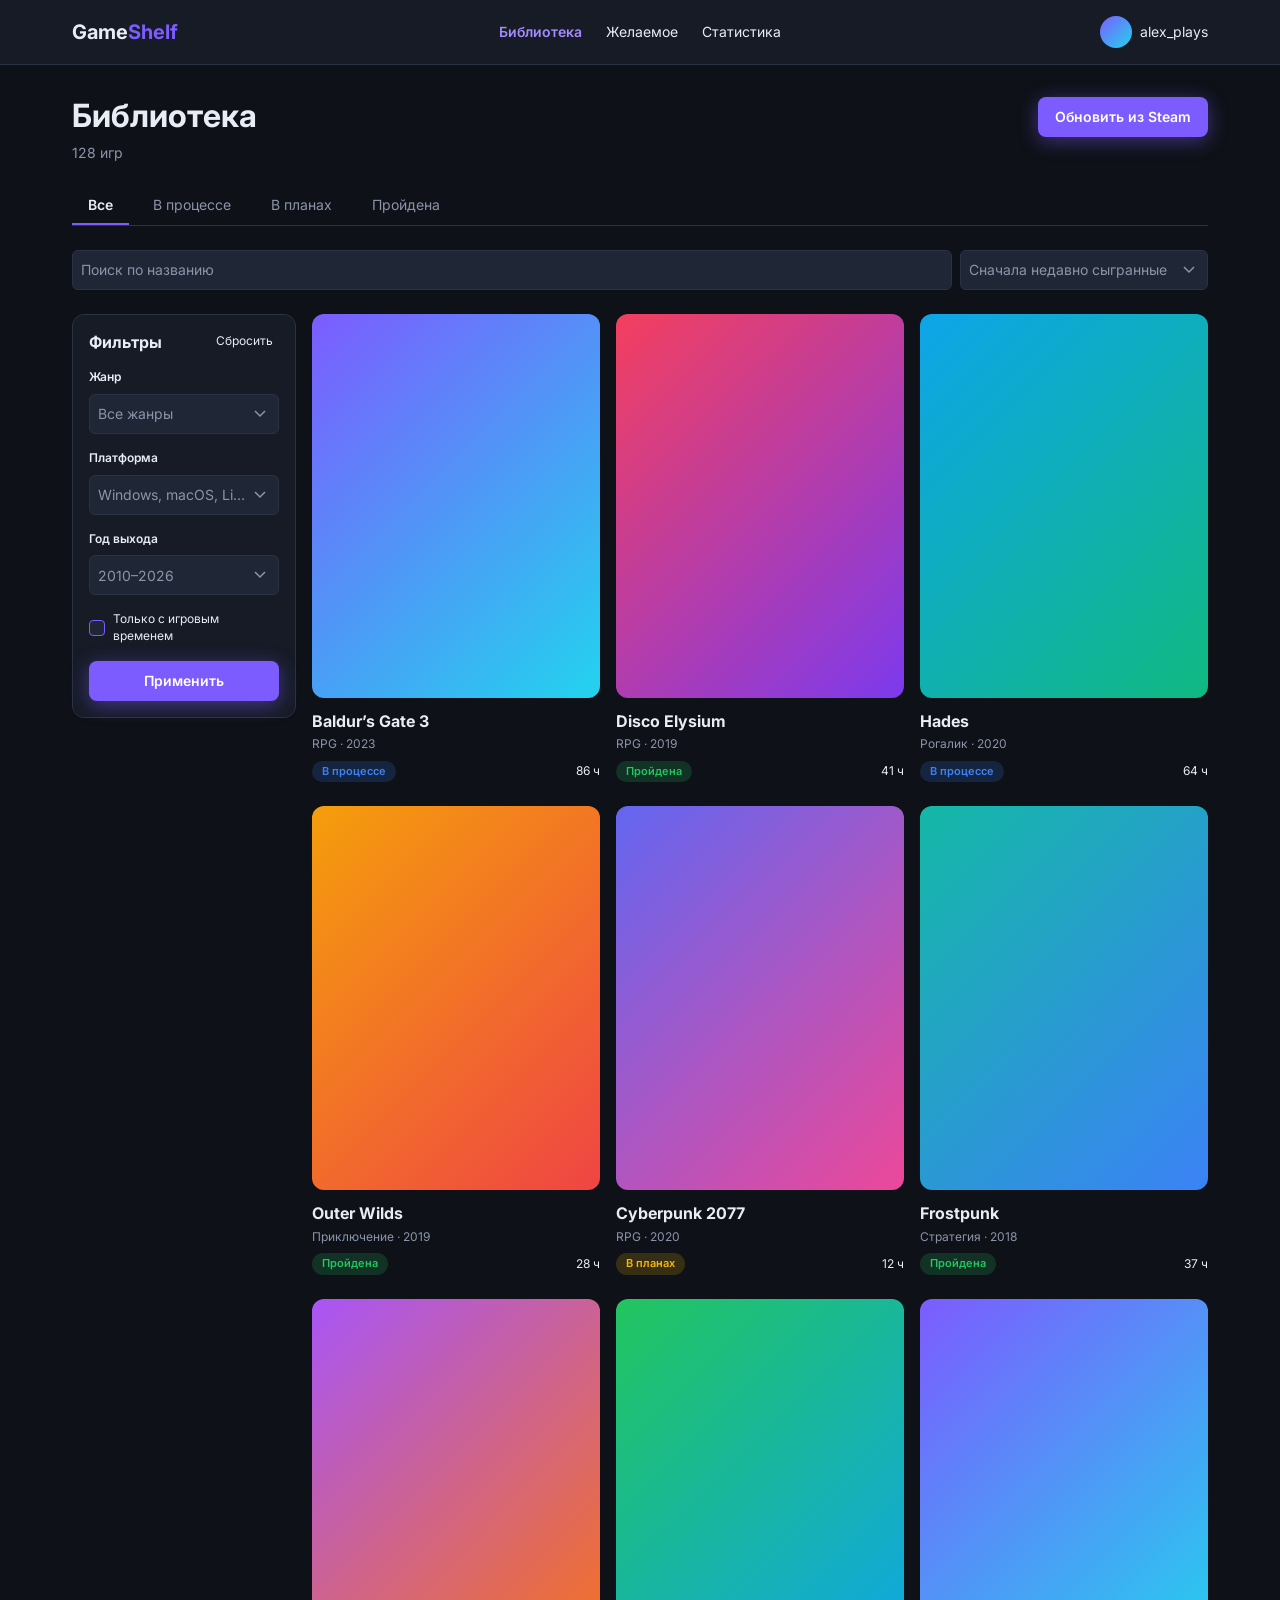
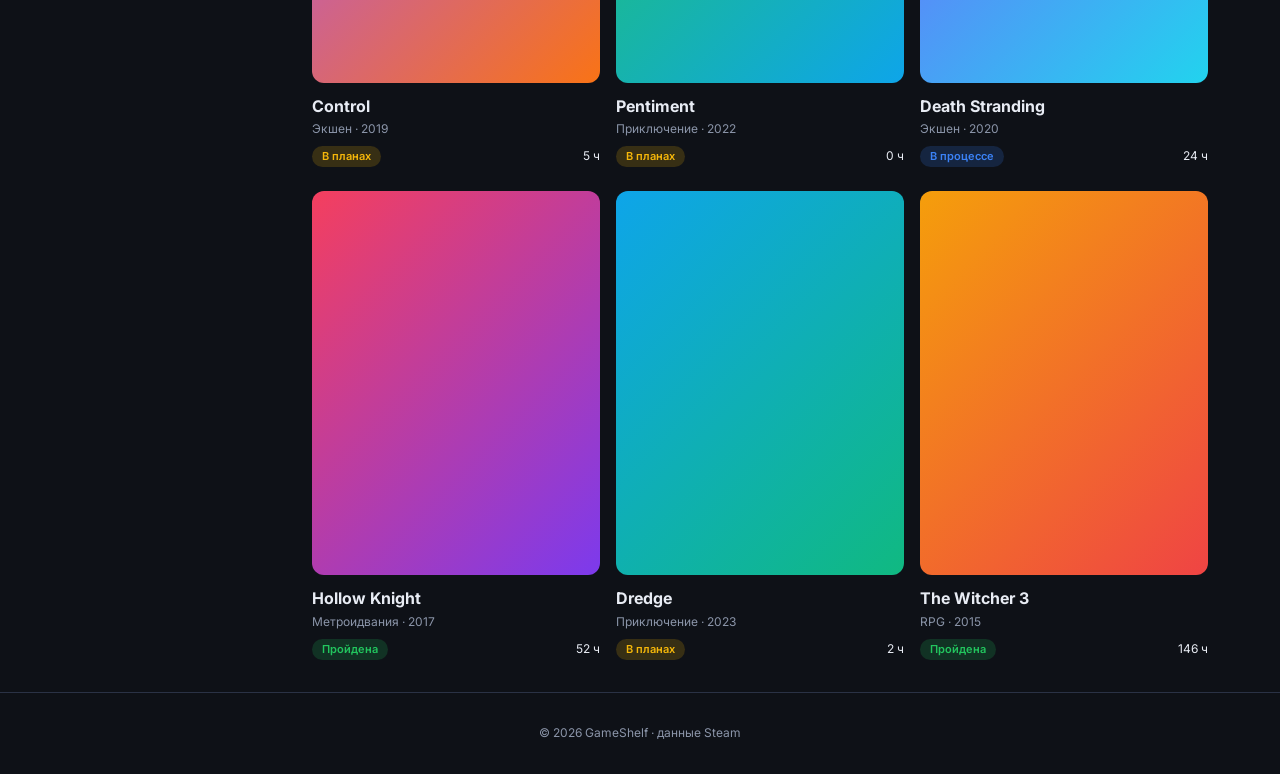
<file: index.html>
<!DOCTYPE html>
<html lang="ru">
<head>
  <meta charset="UTF-8">
  <meta name="viewport" content="width=device-width, initial-scale=1">
  <title>Библиотека — GameShelf</title>
  <link rel="preconnect" href="https://fonts.googleapis.com">
  <link rel="preconnect" href="https://fonts.gstatic.com" crossorigin>
  <link rel="stylesheet" href="https://fonts.googleapis.com/css2?family=Inter:wght@400;600;700&display=swap">
  <link rel="stylesheet" href="css/tokens.css">
  <link rel="stylesheet" href="css/base.css">
  <link rel="stylesheet" href="css/components.css">
  <link rel="stylesheet" href="css/pages.css">
  <script src="js/main.js" defer></script>
</head>
<body>
  <header class="header">
    <div class="container header__inner">
      <a class="logo" href="index.html">Game<span class="logo__accent">Shelf</span></a>
      <button class="btn btn--secondary btn--sm header__menu-btn" type="button" aria-expanded="false" aria-controls="nav" data-menu-toggle>Меню</button>
      <a class="user" href="#">
        <span class="avatar" aria-hidden="true"></span>
        <span class="user__name">alex_plays</span>
      </a>
      <nav class="nav" id="nav" aria-label="Основное меню">
        <a class="nav__link is-active" href="index.html" aria-current="page">Библиотека</a>
        <a class="nav__link" href="wishlist.html">Желаемое</a>
        <a class="nav__link" href="stats.html">Статистика</a>
        <a class="nav__link nav__link--mobile" href="#">Профиль alex_plays</a>
        <button class="btn btn--secondary nav__close" type="button" data-menu-toggle>Закрыть меню</button>
      </nav>
    </div>
  </header>

  <main class="container">
    <div class="page-head">
      <div>
        <h1 class="page-head__title">Библиотека</h1>
        <p class="page-head__subtitle" data-games-count data-total="128 игр">128 игр</p>
      </div>
      <button class="btn btn--primary page-head__action" type="button">Обновить из Steam</button>
    </div>

    <div class="tabs library-tabs" role="group" aria-label="Статус игры">
      <button class="tab is-active" type="button" aria-pressed="true" data-tab="all">Все</button>
      <button class="tab" type="button" aria-pressed="false" data-tab="progress">В процессе</button>
      <button class="tab" type="button" aria-pressed="false" data-tab="planned">В планах</button>
      <button class="tab" type="button" aria-pressed="false" data-tab="done">Пройдена</button>
    </div>

    <div class="toolbar">
      <label class="visually-hidden" for="search">Поиск по названию</label>
      <input class="field" id="search" type="search" placeholder="Поиск по названию" autocomplete="off">
      <label class="visually-hidden" for="sort">Сортировка</label>
      <select class="field" id="sort">
        <option value="recent">Сначала недавно сыгранные</option>
        <option value="title">По названию</option>
        <option value="hours">По времени в игре</option>
      </select>
      <button class="btn btn--secondary toolbar__filters-btn" type="button" aria-expanded="false" aria-controls="filters" data-filters-toggle>Фильтры</button>
    </div>

    <div class="library">
      <form class="panel filters" id="filters" aria-label="Фильтры">
        <div class="filters__head">
          <h2 class="panel__title">Фильтры</h2>
          <button class="filters__reset" type="reset">Сбросить</button>
        </div>
        <div>
          <label class="label" for="genre">Жанр</label>
          <select class="field" id="genre" name="genre">
            <option value="">Все жанры</option>
            <option>RPG</option>
            <option>Экшен</option>
            <option>Стратегия</option>
            <option>Приключение</option>
            <option>Рогалик</option>
            <option>Метроидвания</option>
          </select>
        </div>
        <div>
          <label class="label" for="platform">Платформа</label>
          <select class="field" id="platform" name="platform">
            <option value="">Windows, macOS, Linux</option>
            <option value="windows">Windows</option>
            <option value="macos">macOS</option>
            <option value="linux">Linux</option>
          </select>
        </div>
        <div>
          <label class="label" for="year">Год выхода</label>
          <select class="field" id="year" name="year">
            <option value="2010-2026">2010–2026</option>
            <option value="2020-2026">2020–2026</option>
            <option value="2015-2019">2015–2019</option>
            <option value="2010-2014">2010–2014</option>
          </select>
        </div>
        <label class="checkbox">
          <input type="checkbox" name="played">
          Только с игровым временем
        </label>
        <button class="btn btn--primary btn--block" type="submit">Применить</button>
      </form>

      <section aria-label="Игры">
        <ul class="game-grid" data-game-grid>
          <li data-title="Baldur’s Gate 3" data-status="progress" data-genre="RPG" data-platforms="windows macos" data-year="2023" data-hours="86">
            <a class="game-card" href="game.html">
              <span class="cover cover--1 game-card__cover"></span>
              <h3 class="game-card__title">Baldur’s Gate 3</h3>
              <span class="game-card__meta">RPG · 2023</span>
              <span class="game-card__footer"><span class="status">В процессе</span>86 ч</span>
            </a>
          </li>
          <li data-title="Disco Elysium" data-status="done" data-genre="RPG" data-platforms="windows macos" data-year="2019" data-hours="41">
            <a class="game-card" href="game.html">
              <span class="cover cover--2 game-card__cover"></span>
              <h3 class="game-card__title">Disco Elysium</h3>
              <span class="game-card__meta">RPG · 2019</span>
              <span class="game-card__footer"><span class="status status--done">Пройдена</span>41 ч</span>
            </a>
          </li>
          <li data-title="Hades" data-status="progress" data-genre="Рогалик" data-platforms="windows macos" data-year="2020" data-hours="64">
            <a class="game-card" href="game.html">
              <span class="cover cover--3 game-card__cover"></span>
              <h3 class="game-card__title">Hades</h3>
              <span class="game-card__meta">Рогалик · 2020</span>
              <span class="game-card__footer"><span class="status">В процессе</span>64 ч</span>
            </a>
          </li>
          <li data-title="Outer Wilds" data-status="done" data-genre="Приключение" data-platforms="windows" data-year="2019" data-hours="28">
            <a class="game-card" href="game.html">
              <span class="cover cover--4 game-card__cover"></span>
              <h3 class="game-card__title">Outer Wilds</h3>
              <span class="game-card__meta">Приключение · 2019</span>
              <span class="game-card__footer"><span class="status status--done">Пройдена</span>28 ч</span>
            </a>
          </li>
          <li data-title="Cyberpunk 2077" data-status="planned" data-genre="RPG" data-platforms="windows" data-year="2020" data-hours="12">
            <a class="game-card" href="game.html">
              <span class="cover cover--5 game-card__cover"></span>
              <h3 class="game-card__title">Cyberpunk 2077</h3>
              <span class="game-card__meta">RPG · 2020</span>
              <span class="game-card__footer"><span class="status status--planned">В планах</span>12 ч</span>
            </a>
          </li>
          <li data-title="Frostpunk" data-status="done" data-genre="Стратегия" data-platforms="windows macos" data-year="2018" data-hours="37">
            <a class="game-card" href="game.html">
              <span class="cover cover--6 game-card__cover"></span>
              <h3 class="game-card__title">Frostpunk</h3>
              <span class="game-card__meta">Стратегия · 2018</span>
              <span class="game-card__footer"><span class="status status--done">Пройдена</span>37 ч</span>
            </a>
          </li>
          <li data-title="Control" data-status="planned" data-genre="Экшен" data-platforms="windows" data-year="2019" data-hours="5">
            <a class="game-card" href="game.html">
              <span class="cover cover--7 game-card__cover"></span>
              <h3 class="game-card__title">Control</h3>
              <span class="game-card__meta">Экшен · 2019</span>
              <span class="game-card__footer"><span class="status status--planned">В планах</span>5 ч</span>
            </a>
          </li>
          <li data-title="Pentiment" data-status="planned" data-genre="Приключение" data-platforms="windows" data-year="2022" data-hours="0">
            <a class="game-card" href="game.html">
              <span class="cover cover--8 game-card__cover"></span>
              <h3 class="game-card__title">Pentiment</h3>
              <span class="game-card__meta">Приключение · 2022</span>
              <span class="game-card__footer"><span class="status status--planned">В планах</span>0 ч</span>
            </a>
          </li>
          <li data-title="Death Stranding" data-status="progress" data-genre="Экшен" data-platforms="windows macos" data-year="2020" data-hours="24">
            <a class="game-card" href="game.html">
              <span class="cover cover--1 game-card__cover"></span>
              <h3 class="game-card__title">Death Stranding</h3>
              <span class="game-card__meta">Экшен · 2020</span>
              <span class="game-card__footer"><span class="status">В процессе</span>24 ч</span>
            </a>
          </li>
          <li data-title="Hollow Knight" data-status="done" data-genre="Метроидвания" data-platforms="windows macos linux" data-year="2017" data-hours="52">
            <a class="game-card" href="game.html">
              <span class="cover cover--2 game-card__cover"></span>
              <h3 class="game-card__title">Hollow Knight</h3>
              <span class="game-card__meta">Метроидвания · 2017</span>
              <span class="game-card__footer"><span class="status status--done">Пройдена</span>52 ч</span>
            </a>
          </li>
          <li data-title="Dredge" data-status="planned" data-genre="Приключение" data-platforms="windows macos" data-year="2023" data-hours="2">
            <a class="game-card" href="game.html">
              <span class="cover cover--3 game-card__cover"></span>
              <h3 class="game-card__title">Dredge</h3>
              <span class="game-card__meta">Приключение · 2023</span>
              <span class="game-card__footer"><span class="status status--planned">В планах</span>2 ч</span>
            </a>
          </li>
          <li data-title="The Witcher 3" data-status="done" data-genre="RPG" data-platforms="windows" data-year="2015" data-hours="146">
            <a class="game-card" href="game.html">
              <span class="cover cover--4 game-card__cover"></span>
              <h3 class="game-card__title">The Witcher 3</h3>
              <span class="game-card__meta">RPG · 2015</span>
              <span class="game-card__footer"><span class="status status--done">Пройдена</span>146 ч</span>
            </a>
          </li>
        </ul>

        <div class="panel empty" data-empty hidden>
          <span class="empty__icon" aria-hidden="true">✕</span>
          <h2 class="empty__title">Ничего не найдено</h2>
          <p class="empty__text">Измените запрос или сбросьте выбранные фильтры.</p>
          <button class="btn btn--primary" type="button" data-reset-all>Сбросить фильтры</button>
        </div>
      </section>
    </div>
  </main>

  <footer class="footer">
    <div class="container">© 2026 GameShelf · данные Steam</div>
  </footer>
</body>
</html>
</file>
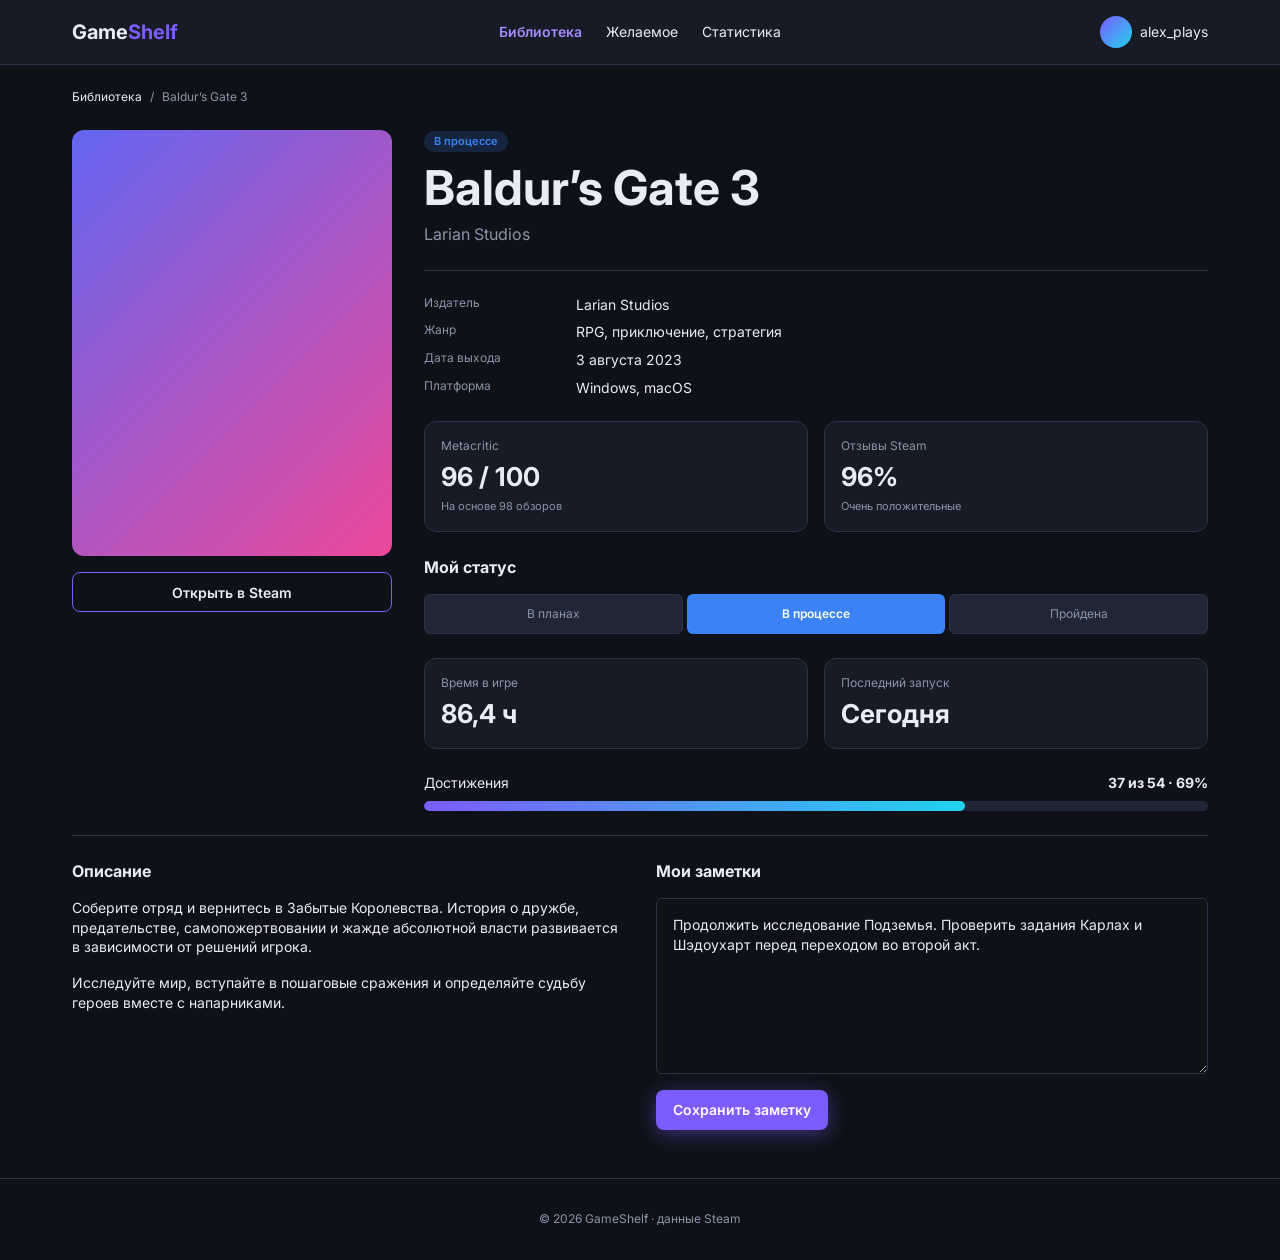
<file: game.html>
<!DOCTYPE html>
<html lang="ru">
<head>
  <meta charset="UTF-8">
  <meta name="viewport" content="width=device-width, initial-scale=1">
  <title>Baldur’s Gate 3 — GameShelf</title>
  <link rel="preconnect" href="https://fonts.googleapis.com">
  <link rel="preconnect" href="https://fonts.gstatic.com" crossorigin>
  <link rel="stylesheet" href="https://fonts.googleapis.com/css2?family=Inter:wght@400;600;700&display=swap">
  <link rel="stylesheet" href="css/tokens.css">
  <link rel="stylesheet" href="css/base.css">
  <link rel="stylesheet" href="css/components.css">
  <link rel="stylesheet" href="css/pages.css">
  <script src="js/main.js" defer></script>
</head>
<body>
  <header class="header">
    <div class="container header__inner">
      <a class="logo" href="index.html">Game<span class="logo__accent">Shelf</span></a>
      <button class="btn btn--secondary btn--sm header__menu-btn" type="button" aria-expanded="false" aria-controls="nav" data-menu-toggle>Меню</button>
      <a class="user" href="#">
        <span class="avatar" aria-hidden="true"></span>
        <span class="user__name">alex_plays</span>
      </a>
      <nav class="nav" id="nav" aria-label="Основное меню">
        <a class="nav__link is-active" href="index.html">Библиотека</a>
        <a class="nav__link" href="wishlist.html">Желаемое</a>
        <a class="nav__link" href="stats.html">Статистика</a>
        <a class="nav__link nav__link--mobile" href="#">Профиль alex_plays</a>
        <button class="btn btn--secondary nav__close" type="button" data-menu-toggle>Закрыть меню</button>
      </nav>
    </div>
  </header>

  <main class="container">
    <nav class="breadcrumbs" aria-label="Хлебные крошки">
      <a href="index.html">Библиотека</a>
      <span aria-hidden="true">/</span>
      <span aria-current="page">Baldur’s Gate 3</span>
    </nav>

    <article class="game">
      <div class="game__aside">
        <div class="cover cover--5 game__cover" role="img" aria-label="Обложка Baldur’s Gate 3"></div>
        <a class="btn btn--secondary btn--block" href="https://store.steampowered.com/app/1086940/" target="_blank" rel="noopener">Открыть в Steam</a>
      </div>

      <div class="game__info">
        <div>
          <span class="status" data-status-badge>В процессе</span>
          <h1 class="game__title">Baldur’s Gate 3</h1>
          <p class="game__developer">Larian Studios</p>
        </div>

        <dl class="game__props">
          <dt>Издатель</dt>
          <dd>Larian Studios</dd>
          <dt>Жанр</dt>
          <dd>RPG, приключение, стратегия</dd>
          <dt>Дата выхода</dt>
          <dd>3 августа 2023</dd>
          <dt>Платформа</dt>
          <dd>Windows, macOS</dd>
        </dl>

        <div class="game__metrics">
          <div class="panel">
            <p class="metric__label">Metacritic</p>
            <p class="metric__value">96 / 100</p>
            <p class="metric__note">На основе 98 обзоров</p>
          </div>
          <div class="panel">
            <p class="metric__label">Отзывы Steam</p>
            <p class="metric__value">96%</p>
            <p class="metric__note">Очень положительные</p>
          </div>
        </div>

        <section>
          <h2 class="game__section-title">Мой статус</h2>
          <div class="status-switch" data-status-switch>
            <button class="status-switch__btn" type="button" data-status="planned" aria-pressed="false">В планах</button>
            <button class="status-switch__btn" type="button" data-status="progress" aria-pressed="true">В процессе</button>
            <button class="status-switch__btn" type="button" data-status="done" aria-pressed="false">Пройдена</button>
          </div>
        </section>

        <div class="game__metrics">
          <div class="panel">
            <p class="metric__label">Время в игре</p>
            <p class="metric__value">86,4 ч</p>
          </div>
          <div class="panel">
            <p class="metric__label">Последний запуск</p>
            <p class="metric__value">Сегодня</p>
          </div>
        </div>

        <div class="progress">
          <div class="progress__head">
            <span>Достижения</span>
            <span class="progress__value">37 из 54 · 69%</span>
          </div>
          <div class="progress__track" role="progressbar" aria-label="Достижения" aria-valuemin="0" aria-valuemax="54" aria-valuenow="37">
            <div class="progress__fill" style="--value: 69%"></div>
          </div>
        </div>
      </div>
    </article>

    <div class="game-details">
      <section class="game-details__text">
        <h2 class="game__section-title">Описание</h2>
        <p>Соберите отряд и вернитесь в Забытые Королевства. История о дружбе, предательстве, самопожертвовании и жажде абсолютной власти развивается в зависимости от решений игрока.</p>
        <p>Исследуйте мир, вступайте в пошаговые сражения и определяйте судьбу героев вместе с напарниками.</p>
      </section>

      <section>
        <h2 class="game__section-title"><label for="notes">Мои заметки</label></h2>
        <form class="notes" data-notes>
          <textarea class="field" id="notes" name="notes">Продолжить исследование Подземья. Проверить задания Карлах и Шэдоухарт перед переходом во второй акт.</textarea>
          <button class="btn btn--primary" type="submit">Сохранить заметку</button>
          <p class="notes__saved" role="status" data-notes-status></p>
        </form>
      </section>
    </div>
  </main>

  <footer class="footer">
    <div class="container">© 2026 GameShelf · данные Steam</div>
  </footer>
</body>
</html>
</file>
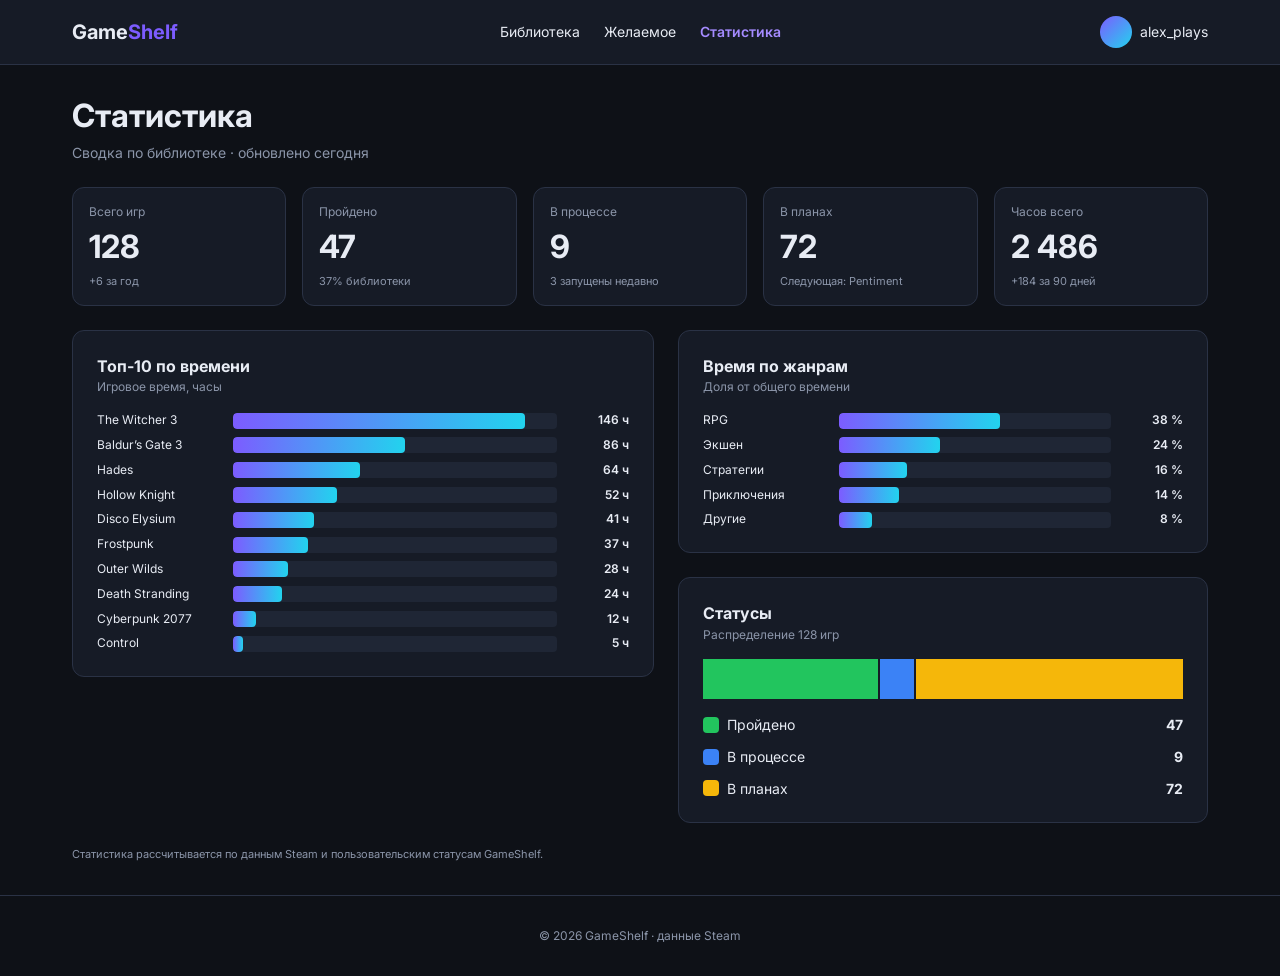
<file: stats.html>
<!DOCTYPE html>
<html lang="ru">
<head>
  <meta charset="UTF-8">
  <meta name="viewport" content="width=device-width, initial-scale=1">
  <title>Статистика — GameShelf</title>
  <link rel="preconnect" href="https://fonts.googleapis.com">
  <link rel="preconnect" href="https://fonts.gstatic.com" crossorigin>
  <link rel="stylesheet" href="https://fonts.googleapis.com/css2?family=Inter:wght@400;600;700&display=swap">
  <link rel="stylesheet" href="css/tokens.css">
  <link rel="stylesheet" href="css/base.css">
  <link rel="stylesheet" href="css/components.css">
  <link rel="stylesheet" href="css/pages.css">
  <script src="js/main.js" defer></script>
</head>
<body>
  <header class="header">
    <div class="container header__inner">
      <a class="logo" href="index.html">Game<span class="logo__accent">Shelf</span></a>
      <button class="btn btn--secondary btn--sm header__menu-btn" type="button" aria-expanded="false" aria-controls="nav" data-menu-toggle>Меню</button>
      <a class="user" href="#">
        <span class="avatar" aria-hidden="true"></span>
        <span class="user__name">alex_plays</span>
      </a>
      <nav class="nav" id="nav" aria-label="Основное меню">
        <a class="nav__link" href="index.html">Библиотека</a>
        <a class="nav__link" href="wishlist.html">Желаемое</a>
        <a class="nav__link is-active" href="stats.html" aria-current="page">Статистика</a>
        <a class="nav__link nav__link--mobile" href="#">Профиль alex_plays</a>
        <button class="btn btn--secondary nav__close" type="button" data-menu-toggle>Закрыть меню</button>
      </nav>
    </div>
  </header>

  <main class="container">
    <div class="page-head">
      <div>
        <h1 class="page-head__title">Статистика</h1>
        <p class="page-head__subtitle">Сводка по библиотеке · обновлено сегодня</p>
      </div>
    </div>

    <div class="kpis">
      <div class="panel">
        <p class="metric__label">Всего игр</p>
        <p class="metric__value">128</p>
        <p class="metric__note">+6 за год</p>
      </div>
      <div class="panel">
        <p class="metric__label">Пройдено</p>
        <p class="metric__value">47</p>
        <p class="metric__note">37% библиотеки</p>
      </div>
      <div class="panel">
        <p class="metric__label">В процессе</p>
        <p class="metric__value">9</p>
        <p class="metric__note">3 запущены недавно</p>
      </div>
      <div class="panel">
        <p class="metric__label">В планах</p>
        <p class="metric__value">72</p>
        <p class="metric__note">Следующая: Pentiment</p>
      </div>
      <div class="panel kpi--wide">
        <p class="metric__label">Часов всего</p>
        <p class="metric__value">2 486</p>
        <p class="metric__note">+184 за 90 дней</p>
      </div>
    </div>

    <div class="stats-grid">
      <section class="panel panel--lg stats-grid__top">
        <h2 class="panel__title">Топ-10 по времени</h2>
        <p class="panel__subtitle">Игровое время, часы</p>
        <ul class="bars">
          <li class="bar"><span>The Witcher 3</span><span class="bar__track"><span class="bar__fill" style="--value: 90%"></span></span><span class="bar__value">146 ч</span></li>
          <li class="bar"><span>Baldur’s Gate 3</span><span class="bar__track"><span class="bar__fill" style="--value: 53%"></span></span><span class="bar__value">86 ч</span></li>
          <li class="bar"><span>Hades</span><span class="bar__track"><span class="bar__fill" style="--value: 39%"></span></span><span class="bar__value">64 ч</span></li>
          <li class="bar"><span>Hollow Knight</span><span class="bar__track"><span class="bar__fill" style="--value: 32%"></span></span><span class="bar__value">52 ч</span></li>
          <li class="bar"><span>Disco Elysium</span><span class="bar__track"><span class="bar__fill" style="--value: 25%"></span></span><span class="bar__value">41 ч</span></li>
          <li class="bar"><span>Frostpunk</span><span class="bar__track"><span class="bar__fill" style="--value: 23%"></span></span><span class="bar__value">37 ч</span></li>
          <li class="bar"><span>Outer Wilds</span><span class="bar__track"><span class="bar__fill" style="--value: 17%"></span></span><span class="bar__value">28 ч</span></li>
          <li class="bar"><span>Death Stranding</span><span class="bar__track"><span class="bar__fill" style="--value: 15%"></span></span><span class="bar__value">24 ч</span></li>
          <li class="bar"><span>Cyberpunk 2077</span><span class="bar__track"><span class="bar__fill" style="--value: 7%"></span></span><span class="bar__value">12 ч</span></li>
          <li class="bar"><span>Control</span><span class="bar__track"><span class="bar__fill" style="--value: 3%"></span></span><span class="bar__value">5 ч</span></li>
        </ul>
      </section>

      <section class="panel panel--lg">
        <h2 class="panel__title">Время по жанрам</h2>
        <p class="panel__subtitle">Доля от общего времени</p>
        <ul class="bars">
          <li class="bar"><span>RPG</span><span class="bar__track"><span class="bar__fill" style="--value: 59%"></span></span><span class="bar__value">38 %</span></li>
          <li class="bar"><span>Экшен</span><span class="bar__track"><span class="bar__fill" style="--value: 37%"></span></span><span class="bar__value">24 %</span></li>
          <li class="bar"><span>Стратегии</span><span class="bar__track"><span class="bar__fill" style="--value: 25%"></span></span><span class="bar__value">16 %</span></li>
          <li class="bar"><span>Приключения</span><span class="bar__track"><span class="bar__fill" style="--value: 22%"></span></span><span class="bar__value">14 %</span></li>
          <li class="bar"><span>Другие</span><span class="bar__track"><span class="bar__fill" style="--value: 12%"></span></span><span class="bar__value">8 %</span></li>
        </ul>
      </section>

      <section class="panel panel--lg">
        <h2 class="panel__title">Статусы</h2>
        <p class="panel__subtitle">Распределение 128 игр</p>
        <div class="status-chart" role="img" aria-label="Пройдено 47, в процессе 9, в планах 72">
          <span class="status-chart__part part--done" style="flex-grow: 47"></span>
          <span class="status-chart__part part--progress" style="flex-grow: 9"></span>
          <span class="status-chart__part part--planned" style="flex-grow: 72"></span>
        </div>
        <ul class="legend">
          <li class="legend__item part--done"><span class="legend__dot"></span>Пройдено<span class="legend__count">47</span></li>
          <li class="legend__item part--progress"><span class="legend__dot"></span>В процессе<span class="legend__count">9</span></li>
          <li class="legend__item part--planned"><span class="legend__dot"></span>В планах<span class="legend__count">72</span></li>
        </ul>
      </section>
    </div>

    <p class="stats-note">Статистика рассчитывается по данным Steam и пользовательским статусам GameShelf.</p>
  </main>

  <footer class="footer">
    <div class="container">© 2026 GameShelf · данные Steam</div>
  </footer>
</body>
</html>
</file>
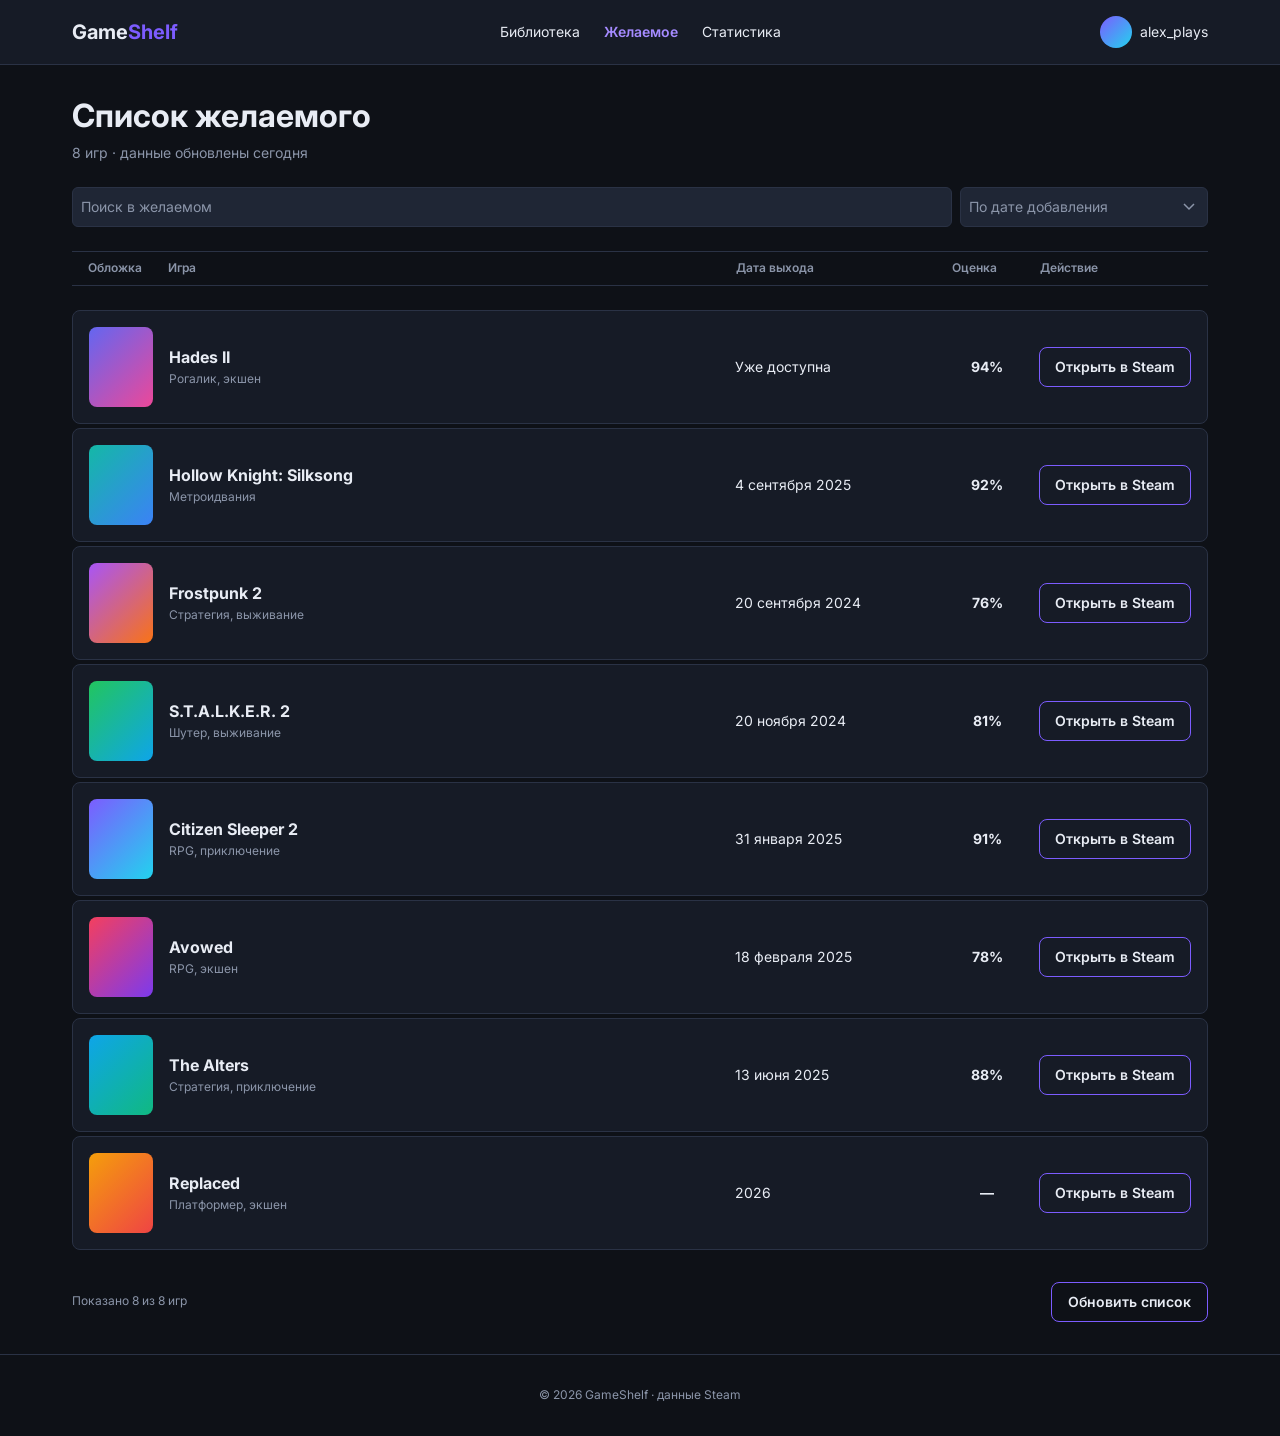
<file: wishlist.html>
<!DOCTYPE html>
<html lang="ru">
<head>
  <meta charset="UTF-8">
  <meta name="viewport" content="width=device-width, initial-scale=1">
  <title>Список желаемого — GameShelf</title>
  <link rel="preconnect" href="https://fonts.googleapis.com">
  <link rel="preconnect" href="https://fonts.gstatic.com" crossorigin>
  <link rel="stylesheet" href="https://fonts.googleapis.com/css2?family=Inter:wght@400;600;700&display=swap">
  <link rel="stylesheet" href="css/tokens.css">
  <link rel="stylesheet" href="css/base.css">
  <link rel="stylesheet" href="css/components.css">
  <link rel="stylesheet" href="css/pages.css">
  <script src="js/main.js" defer></script>
</head>
<body>
  <header class="header">
    <div class="container header__inner">
      <a class="logo" href="index.html">Game<span class="logo__accent">Shelf</span></a>
      <button class="btn btn--secondary btn--sm header__menu-btn" type="button" aria-expanded="false" aria-controls="nav" data-menu-toggle>Меню</button>
      <a class="user" href="#">
        <span class="avatar" aria-hidden="true"></span>
        <span class="user__name">alex_plays</span>
      </a>
      <nav class="nav" id="nav" aria-label="Основное меню">
        <a class="nav__link" href="index.html">Библиотека</a>
        <a class="nav__link is-active" href="wishlist.html" aria-current="page">Желаемое</a>
        <a class="nav__link" href="stats.html">Статистика</a>
        <a class="nav__link nav__link--mobile" href="#">Профиль alex_plays</a>
        <button class="btn btn--secondary nav__close" type="button" data-menu-toggle>Закрыть меню</button>
      </nav>
    </div>
  </header>

  <main class="container">
    <div class="page-head">
      <div>
        <h1 class="page-head__title">Список желаемого</h1>
        <p class="page-head__subtitle">8 игр · данные обновлены сегодня</p>
      </div>
    </div>

    <div class="toolbar toolbar--wishlist">
      <label class="visually-hidden" for="wish-search">Поиск в желаемом</label>
      <input class="field" id="wish-search" type="search" placeholder="Поиск в желаемом" autocomplete="off">
      <label class="visually-hidden" for="wish-sort">Сортировка</label>
      <select class="field" id="wish-sort">
        <option value="added">По дате добавления</option>
        <option value="title">По названию</option>
        <option value="rating">По оценке</option>
      </select>
    </div>

    <div class="wish-row wishlist-head" aria-hidden="true">
      <span>Обложка</span>
      <span>Игра</span>
      <span>Дата выхода</span>
      <span>Оценка</span>
      <span>Действие</span>
    </div>

    <ul class="wishlist" data-wishlist>
      <li class="panel wish-item" data-title="Hades II" data-rating="94">
        <span class="cover cover--5 wish-item__cover"></span>
        <h2 class="wish-item__title">Hades II</h2>
        <p class="wish-item__genre">Рогалик, экшен</p>
        <p class="wish-item__date">Уже доступна</p>
        <p class="wish-item__rating"><span class="wish-item__rating-label">Отзывы: </span>94%</p>
        <a class="btn btn--secondary wish-item__action" href="https://store.steampowered.com/search/?term=Hades%20II" target="_blank" rel="noopener">Открыть в Steam</a>
      </li>
      <li class="panel wish-item" data-title="Hollow Knight: Silksong" data-rating="92">
        <span class="cover cover--6 wish-item__cover"></span>
        <h2 class="wish-item__title">Hollow Knight: Silksong</h2>
        <p class="wish-item__genre">Метроидвания</p>
        <p class="wish-item__date">4 сентября 2025</p>
        <p class="wish-item__rating"><span class="wish-item__rating-label">Отзывы: </span>92%</p>
        <a class="btn btn--secondary wish-item__action" href="https://store.steampowered.com/search/?term=Hollow%20Knight%20Silksong" target="_blank" rel="noopener">Открыть в Steam</a>
      </li>
      <li class="panel wish-item" data-title="Frostpunk 2" data-rating="76">
        <span class="cover cover--7 wish-item__cover"></span>
        <h2 class="wish-item__title">Frostpunk 2</h2>
        <p class="wish-item__genre">Стратегия, выживание</p>
        <p class="wish-item__date">20 сентября 2024</p>
        <p class="wish-item__rating"><span class="wish-item__rating-label">Отзывы: </span>76%</p>
        <a class="btn btn--secondary wish-item__action" href="https://store.steampowered.com/search/?term=Frostpunk%202" target="_blank" rel="noopener">Открыть в Steam</a>
      </li>
      <li class="panel wish-item" data-title="S.T.A.L.K.E.R. 2" data-rating="81">
        <span class="cover cover--8 wish-item__cover"></span>
        <h2 class="wish-item__title">S.T.A.L.K.E.R. 2</h2>
        <p class="wish-item__genre">Шутер, выживание</p>
        <p class="wish-item__date">20 ноября 2024</p>
        <p class="wish-item__rating"><span class="wish-item__rating-label">Отзывы: </span>81%</p>
        <a class="btn btn--secondary wish-item__action" href="https://store.steampowered.com/search/?term=STALKER%202" target="_blank" rel="noopener">Открыть в Steam</a>
      </li>
      <li class="panel wish-item" data-title="Citizen Sleeper 2" data-rating="91">
        <span class="cover cover--1 wish-item__cover"></span>
        <h2 class="wish-item__title">Citizen Sleeper 2</h2>
        <p class="wish-item__genre">RPG, приключение</p>
        <p class="wish-item__date">31 января 2025</p>
        <p class="wish-item__rating"><span class="wish-item__rating-label">Отзывы: </span>91%</p>
        <a class="btn btn--secondary wish-item__action" href="https://store.steampowered.com/search/?term=Citizen%20Sleeper%202" target="_blank" rel="noopener">Открыть в Steam</a>
      </li>
      <li class="panel wish-item" data-title="Avowed" data-rating="78">
        <span class="cover cover--2 wish-item__cover"></span>
        <h2 class="wish-item__title">Avowed</h2>
        <p class="wish-item__genre">RPG, экшен</p>
        <p class="wish-item__date">18 февраля 2025</p>
        <p class="wish-item__rating"><span class="wish-item__rating-label">Отзывы: </span>78%</p>
        <a class="btn btn--secondary wish-item__action" href="https://store.steampowered.com/search/?term=Avowed" target="_blank" rel="noopener">Открыть в Steam</a>
      </li>
      <li class="panel wish-item" data-title="The Alters" data-rating="88">
        <span class="cover cover--3 wish-item__cover"></span>
        <h2 class="wish-item__title">The Alters</h2>
        <p class="wish-item__genre">Стратегия, приключение</p>
        <p class="wish-item__date">13 июня 2025</p>
        <p class="wish-item__rating"><span class="wish-item__rating-label">Отзывы: </span>88%</p>
        <a class="btn btn--secondary wish-item__action" href="https://store.steampowered.com/search/?term=The%20Alters" target="_blank" rel="noopener">Открыть в Steam</a>
      </li>
      <li class="panel wish-item" data-title="Replaced" data-rating="0">
        <span class="cover cover--4 wish-item__cover"></span>
        <h2 class="wish-item__title">Replaced</h2>
        <p class="wish-item__genre">Платформер, экшен</p>
        <p class="wish-item__date">2026</p>
        <p class="wish-item__rating"><span class="wish-item__rating-label">Отзывы: </span>—</p>
        <a class="btn btn--secondary wish-item__action" href="https://store.steampowered.com/search/?term=Replaced" target="_blank" rel="noopener">Открыть в Steam</a>
      </li>
    </ul>

    <div class="panel empty empty--inline" data-empty hidden>
      <span class="empty__icon" aria-hidden="true">✕</span>
      <h2 class="empty__title">Ничего не найдено</h2>
      <p class="empty__text">В списке желаемого нет игр с таким названием.</p>
    </div>

    <div class="wishlist-footer">
      <p data-wish-count>Показано 8 из 8 игр</p>
      <button class="btn btn--secondary" type="button">Обновить список</button>
    </div>
  </main>

  <footer class="footer">
    <div class="container">© 2026 GameShelf · данные Steam</div>
  </footer>
</body>
</html>
</file>
<file: css/tokens.css>
/* Дизайн-токены: переменные из Figma (коллекции «GameShelf / Цвета» и «GameShelf / Размеры»).
   Все остальные файлы берут цвета, отступы и шрифты только отсюда. */
:root {
  /* Фон и границы */
  --color-bg-page: #0e1117;
  --color-bg-surface: #161b26;
  --color-bg-raised: #1f2635;
  --color-border: #2a3245;
  --color-border-accent: #3a4560;

  /* Текст */
  --color-text: #e8ecf4;
  --color-text-secondary: #8b95a9;
  --color-text-on-accent: #ffffff;

  /* Акценты */
  --color-accent: #7c5cff;
  --color-accent-light: #a58bff;
  --color-cyan: #22d3ee;

  /* Статусы игр */
  --color-status-progress: #3b82f6;
  --color-status-planned: #f5b70a;
  --color-status-done: #22c55e;

  /* Отступы — кратны 8 px */
  --space-1: 8px;
  --space-2: 16px;
  --space-3: 24px;
  --space-4: 32px;

  /* Скругления */
  --radius-sm: 6px;
  --radius-md: 8px;
  --radius-lg: 12px;
  --radius-full: 999px;

  /* Типографика — Inter, 11 текстовых стилей из Figma */
  --font-family: "Inter", system-ui, -apple-system, "Segoe UI", Roboto, sans-serif;
  --fs-h1: 48px;
  --fs-h2: 32px;
  --fs-h3: 24px;
  --fs-h4: 20px;
  --fs-body: 16px;
  --fs-text: 14px;
  --fs-small: 12px;
  --fs-caption: 11px;

  /* Эффекты */
  --shadow-glow: 0 4px 20px rgba(124, 92, 255, 0.45);
  --shadow-card: 0 8px 24px rgba(0, 0, 0, 0.35);
  --gradient-accent: linear-gradient(90deg, var(--color-accent), var(--color-cyan));

  /* Размеры раскладки */
  --header-height: 64px;
  --container-padding: var(--space-2);
}

@media (min-width: 768px) {
  :root {
    --container-padding: var(--space-3);
  }
}

@media (min-width: 1024px) {
  :root {
    --container-padding: var(--space-4);
  }
}
</file>
<file: css/base.css>
/* Базовые стили: сброс браузерных отступов, шрифт, контейнер. */
*,
*::before,
*::after {
  box-sizing: border-box;
}

body,
h1,
h2,
h3,
h4,
p,
ul,
ol,
dl,
dd,
figure {
  margin: 0;
}

ul,
ol {
  padding: 0;
  list-style: none;
}

html {
  -webkit-text-size-adjust: 100%;
}

body {
  min-height: 100vh;
  display: flex;
  flex-direction: column;
  background-color: var(--color-bg-page);
  color: var(--color-text);
  font-family: var(--font-family);
  font-size: var(--fs-text);
  line-height: 1.4;
}

main {
  flex: 1;
}

a {
  color: inherit;
  text-decoration: none;
}

button,
input,
select,
textarea {
  font: inherit;
  color: inherit;
}

button {
  cursor: pointer;
}

img {
  display: block;
  max-width: 100%;
}

:focus-visible {
  outline: 2px solid var(--color-accent-light);
  outline-offset: 2px;
}

[hidden] {
  display: none !important;
}

/* Ограничивает ширину контента: 1136 px на 1440, поля по бокам — переменная */
.container {
  width: 100%;
  max-width: calc(1136px + 2 * var(--container-padding));
  margin-inline: auto;
  padding-inline: var(--container-padding);
}

/* Текст только для экранных читалок */
.visually-hidden {
  position: absolute;
  width: 1px;
  height: 1px;
  margin: -1px;
  overflow: hidden;
  clip: rect(0 0 0 0);
  white-space: nowrap;
  border: 0;
}
</file>
<file: css/components.css>
/* Компоненты — то же, что компоненты в Figma: шапка, подвал, кнопка, поле ввода,
   таб, статус, карточка игры, панель, полоса графика. Используются на всех страницах. */

/* ---------- Шапка ---------- */
.header {
  position: sticky;
  top: 0;
  z-index: 10;
  background-color: var(--color-bg-surface);
  border-bottom: 1px solid var(--color-border);
}

.header__inner {
  display: grid;
  grid-template-columns: 1fr auto 1fr;
  /* Первая строка — сама шапка, вторая (если меню открыто) — пункты меню */
  grid-template-rows: var(--header-height);
  align-items: center;
}

.logo {
  justify-self: start;
  font-size: var(--fs-h4);
  font-weight: 700;
}

.logo__accent {
  color: var(--color-accent);
}

.user {
  justify-self: end;
  display: flex;
  align-items: center;
  gap: var(--space-1);
}

.avatar {
  width: 32px;
  height: 32px;
  border-radius: var(--radius-full);
  background: linear-gradient(135deg, var(--color-accent), var(--color-cyan));
}

.user__name {
  display: none;
}

/* Кнопка «Меню» видна только до 1024 px */
.header__menu-btn {
  justify-self: center;
}

/* Мобильное меню: раскрывается под шапкой и сдвигает контент вниз */
.nav {
  display: none;
  grid-column: 1 / -1;
  flex-direction: column;
  padding-bottom: var(--space-2);
}

.nav.is-open {
  display: flex;
}

.nav__link {
  padding: 12px 0;
  border-bottom: 1px solid var(--color-border);
  font-size: var(--fs-text);
}

.nav__link.is-active {
  font-weight: 600;
}

.nav__close {
  margin-top: var(--space-2);
}

@media (min-width: 768px) {
  .user__name {
    display: inline;
  }
}

@media (min-width: 1024px) {
  /* .header перед классом — чтобы правило было сильнее, чем display у .btn ниже */
  .header .header__menu-btn,
  .header .nav__link--mobile,
  .header .nav__close {
    display: none;
  }

  /* Меню встаёт в среднюю колонку шапки на место кнопки «Меню» */
  .nav {
    display: flex;
    grid-row: 1;
    grid-column: 2;
    flex-direction: row;
    gap: var(--space-3);
    padding-bottom: 0;
  }

  .nav__link {
    padding: 0;
    border-bottom: 0;
  }

  .nav__link:hover {
    color: var(--color-accent-light);
  }

  .nav__link.is-active {
    color: var(--color-accent-light);
  }
}

/* ---------- Подвал ---------- */
.footer {
  margin-top: var(--space-4);
  padding-block: var(--space-4);
  border-top: 1px solid var(--color-border);
  color: var(--color-text-secondary);
  font-size: var(--fs-small);
  text-align: center;
}

/* ---------- Кнопки ---------- */
.btn {
  display: inline-flex;
  align-items: center;
  justify-content: center;
  min-height: 40px;
  padding: 0 var(--space-2);
  border: 1px solid transparent;
  border-radius: var(--radius-md);
  background: none;
  font-size: var(--fs-text);
  font-weight: 600;
  white-space: nowrap;
  transition: background-color 0.15s, border-color 0.15s, box-shadow 0.15s;
}

.btn--primary {
  background-color: var(--color-accent);
  color: var(--color-text-on-accent);
  box-shadow: var(--shadow-glow);
}

.btn--primary:hover {
  background-color: var(--color-accent-light);
}

.btn--secondary {
  border-color: var(--color-accent);
  color: var(--color-text);
}

.btn--secondary:hover {
  background-color: var(--color-bg-raised);
}

.btn--sm {
  min-height: 32px;
  padding: 0 12px;
  font-size: var(--fs-small);
}

.btn--block {
  width: 100%;
}

/* ---------- Поля ввода ---------- */
.field {
  width: 100%;
  min-height: 40px;
  padding: 0 var(--space-1);
  border: 1px solid var(--color-border);
  border-radius: var(--radius-sm);
  background-color: var(--color-bg-raised);
  color: var(--color-text);
  font-size: var(--fs-text);
}

.field::placeholder {
  color: var(--color-text-secondary);
}

.field:focus {
  border-color: var(--color-accent);
  outline: none;
}

/* Выпадающий список: своя стрелка вместо системной */
select.field {
  appearance: none;
  padding-right: 28px;
  text-overflow: ellipsis;
  color: var(--color-text-secondary);
  background-image: url("data:image/svg+xml,%3Csvg xmlns='http://www.w3.org/2000/svg' width='12' height='8' viewBox='0 0 12 8'%3E%3Cpath d='M1 1l5 5 5-5' fill='none' stroke='%238b95a9' stroke-width='1.5'/%3E%3C/svg%3E");
  background-repeat: no-repeat;
  background-position: right 12px center;
  cursor: pointer;
}

textarea.field {
  min-height: 176px;
  padding: var(--space-2);
  background-color: var(--color-bg-page);
  resize: vertical;
  line-height: 1.4;
}

.label {
  display: block;
  margin-bottom: var(--space-1);
  font-size: var(--fs-small);
  font-weight: 600;
}

.checkbox {
  display: flex;
  align-items: center;
  gap: var(--space-1);
  font-size: var(--fs-small);
  cursor: pointer;
}

/* Свой вид чекбокса: тёмный квадрат с фиолетовой рамкой, при выборе — заливка */
.checkbox input {
  flex-shrink: 0;
  width: 16px;
  height: 16px;
  margin: 0;
  border: 1px solid var(--color-accent);
  border-radius: 4px;
  background-color: var(--color-bg-raised);
  appearance: none;
  cursor: pointer;
}

.checkbox input:checked {
  background: var(--color-accent) url("data:image/svg+xml,%3Csvg xmlns='http://www.w3.org/2000/svg' width='10' height='8' viewBox='0 0 10 8'%3E%3Cpath d='M1 4l3 3 5-6' fill='none' stroke='white' stroke-width='1.6'/%3E%3C/svg%3E") no-repeat center;
}

/* ---------- Табы ---------- */
.tabs {
  display: flex;
  gap: var(--space-1);
  overflow-x: auto;
  border-bottom: 1px solid var(--color-border);
  scrollbar-width: none;
}

.tab {
  flex-shrink: 0;
  padding: var(--space-1) var(--space-2);
  border: 0;
  border-bottom: 2px solid transparent;
  background: none;
  color: var(--color-text-secondary);
  font-size: var(--fs-text);
}

.tab:hover {
  color: var(--color-text);
}

.tab.is-active {
  border-bottom-color: var(--color-accent);
  color: var(--color-text);
  font-weight: 600;
}

/* ---------- Статус игры ---------- */
.status {
  --status-color: var(--color-status-progress);
  display: inline-block;
  padding: 3px 10px;
  border-radius: var(--radius-full);
  background-color: color-mix(in srgb, var(--status-color) 18%, transparent);
  color: var(--status-color);
  font-size: var(--fs-caption);
  font-weight: 600;
  white-space: nowrap;
}

.status--planned {
  --status-color: var(--color-status-planned);
}

.status--done {
  --status-color: var(--color-status-done);
}

/* ---------- Обложки: 8 градиентов вместо картинок (настоящие придут из Steam в ЛР5) ---------- */
.cover {
  border-radius: var(--radius-lg);
  background: linear-gradient(135deg, var(--cover-from), var(--cover-to));
}

.cover--1 { --cover-from: #7c5cff; --cover-to: #22d3ee; }
.cover--2 { --cover-from: #f43f5e; --cover-to: #7c3aed; }
.cover--3 { --cover-from: #0ea5e9; --cover-to: #10b981; }
.cover--4 { --cover-from: #f59e0b; --cover-to: #ef4444; }
.cover--5 { --cover-from: #6366f1; --cover-to: #ec4899; }
.cover--6 { --cover-from: #14b8a6; --cover-to: #3b82f6; }
.cover--7 { --cover-from: #a855f7; --cover-to: #f97316; }
.cover--8 { --cover-from: #22c55e; --cover-to: #0ea5e9; }

/* ---------- Карточка игры ---------- */
.game-card {
  display: flex;
  flex-direction: column;
  gap: 4px;
}

.game-card__cover {
  aspect-ratio: 3 / 4;
  margin-bottom: 8px;
  transition: transform 0.15s, box-shadow 0.15s;
}

.game-card:hover .game-card__cover {
  transform: translateY(-2px);
  box-shadow: var(--shadow-card);
}

.game-card__title {
  font-size: var(--fs-text);
  font-weight: 700;
}

.game-card__meta {
  color: var(--color-text-secondary);
  font-size: var(--fs-small);
}

.game-card__footer {
  display: flex;
  align-items: center;
  justify-content: space-between;
  margin-top: 4px;
  font-size: var(--fs-small);
}

@media (min-width: 768px) {
  .game-card__title {
    font-size: var(--fs-body);
  }
}

/* ---------- Панель (карточка-контейнер) ---------- */
.panel {
  padding: var(--space-2);
  border: 1px solid var(--color-border);
  border-radius: var(--radius-lg);
  background-color: var(--color-bg-surface);
}

.panel--lg {
  padding: var(--space-3);
}

.panel__title {
  font-size: var(--fs-body);
  font-weight: 700;
}

.panel__subtitle {
  margin-top: 2px;
  color: var(--color-text-secondary);
  font-size: var(--fs-small);
}

/* Показатель: подпись, крупное число, пояснение */
.metric__label {
  color: var(--color-text-secondary);
  font-size: var(--fs-small);
}

.metric__value {
  margin-top: 4px;
  font-size: var(--fs-h3);
  font-weight: 700;
}

.metric__note {
  margin-top: 4px;
  color: var(--color-text-secondary);
  font-size: var(--fs-caption);
}

/* ---------- Заголовок страницы ---------- */
.page-head {
  display: flex;
  flex-wrap: wrap;
  align-items: flex-start;
  justify-content: space-between;
  gap: var(--space-2);
  padding-top: var(--space-3);
}

.page-head__title {
  font-size: 28px;
  font-weight: 700;
  line-height: 1.2;
}

.page-head__subtitle {
  margin-top: var(--space-1);
  color: var(--color-text-secondary);
  font-size: var(--fs-text);
}

.page-head__action {
  width: 100%;
}

@media (min-width: 768px) {
  .page-head {
    padding-top: var(--space-4);
  }

  .page-head__title {
    font-size: var(--fs-h2);
  }

  .page-head__action {
    width: auto;
  }
}

/* ---------- Горизонтальная полоса графика ---------- */
.bars {
  display: flex;
  flex-direction: column;
  gap: var(--space-1);
  margin-top: var(--space-2);
}

.bar {
  display: grid;
  grid-template-columns: 104px 1fr 44px;
  align-items: center;
  gap: var(--space-1);
  font-size: var(--fs-small);
}

.bar__track {
  height: 16px;
  border-radius: 4px;
  background-color: var(--color-bg-raised);
  overflow: hidden;
}

/* Длина полосы задаётся в HTML: style="--value: 59%" */
.bar__fill {
  display: block;
  width: var(--value);
  height: 100%;
  border-radius: 4px;
  background: var(--gradient-accent);
}

.bar__value {
  font-weight: 600;
  text-align: right;
}

@media (min-width: 768px) {
  .bar {
    grid-template-columns: 120px 1fr 56px;
    gap: var(--space-2);
  }
}

/* ---------- Пустое состояние ---------- */
.empty {
  display: flex;
  flex-direction: column;
  align-items: center;
  gap: var(--space-1);
  padding: 56px var(--space-2);
  text-align: center;
}

.empty__icon {
  color: var(--color-text-secondary);
  font-size: 32px;
  line-height: 1;
}

.empty__title {
  font-size: var(--fs-h4);
  font-weight: 700;
}

.empty__text {
  max-width: 240px;
  margin-bottom: var(--space-1);
  color: var(--color-text-secondary);
  font-size: var(--fs-small);
}
</file>
<file: css/pages.css>
/* Раскладка конкретных страниц. Подход mobile-first: базовые правила — для телефона
   (360 px), медиазапросы min-width добавляют раскладку планшета (768), ноутбука (1024)
   и десктопа (1440). */

/* ===================== Библиотека (index.html) ===================== */
.library-tabs {
  margin-top: var(--space-3);
}

.toolbar {
  display: grid;
  gap: var(--space-1);
  margin-top: var(--space-3);
}

.library {
  display: grid;
  gap: var(--space-2);
  margin-top: var(--space-3);
}

/* Панель фильтров: на телефоне и планшете скрыта, открывается кнопкой «Фильтры» */
.filters {
  display: none;
  flex-direction: column;
  gap: var(--space-2);
  align-self: start;
}

.filters.is-open {
  display: flex;
}

.filters__head {
  display: flex;
  align-items: center;
  justify-content: space-between;
}

.filters__reset {
  border: 0;
  background: none;
  font-size: var(--fs-small);
}

.filters__reset:hover {
  color: var(--color-accent-light);
}

.game-grid {
  display: grid;
  grid-template-columns: repeat(2, minmax(0, 1fr));
  gap: var(--space-3) 12px;
}

@media (min-width: 768px) {
  .toolbar {
    grid-template-columns: 1fr 240px auto;
  }

  .toolbar--wishlist {
    grid-template-columns: 1fr 240px;
  }

  .game-grid {
    grid-template-columns: repeat(3, minmax(0, 1fr));
    gap: var(--space-3) var(--space-2);
  }
}

@media (min-width: 1024px) {
  .toolbar {
    grid-template-columns: 1fr 248px;
  }

  .toolbar__filters-btn {
    display: none;
  }

  .library {
    grid-template-columns: 224px 1fr;
  }

  /* На широком экране фильтры — всегда видимая боковая колонка */
  .filters {
    display: flex;
  }
}

@media (min-width: 1440px) {
  .game-grid {
    grid-template-columns: repeat(4, minmax(0, 1fr));
  }
}

/* ===================== Карточка игры (game.html) ===================== */
.breadcrumbs {
  display: flex;
  gap: var(--space-1);
  padding-top: var(--space-3);
  color: var(--color-text-secondary);
  font-size: var(--fs-small);
}

.breadcrumbs a {
  color: var(--color-text);
}

.breadcrumbs a:hover {
  color: var(--color-accent-light);
}

.game {
  display: grid;
  gap: var(--space-3);
  margin-top: var(--space-3);
}

.game__aside {
  display: flex;
  flex-direction: column;
  gap: var(--space-2);
}

.game__cover {
  aspect-ratio: 3 / 4;
}

.game__info {
  display: flex;
  flex-direction: column;
  gap: var(--space-3);
}

.game__title {
  margin-top: var(--space-1);
  font-size: 28px;
  font-weight: 700;
  line-height: 1.15;
}

.game__developer {
  margin-top: var(--space-1);
  color: var(--color-text-secondary);
  font-size: var(--fs-body);
}

.game__props {
  display: grid;
  grid-template-columns: 112px 1fr;
  gap: var(--space-1) var(--space-2);
  padding-top: var(--space-3);
  border-top: 1px solid var(--color-border);
}

.game__props dt {
  color: var(--color-text-secondary);
  font-size: var(--fs-small);
}

.game__props dd {
  font-size: var(--fs-text);
}

.game__metrics {
  display: grid;
  grid-template-columns: 1fr 1fr;
  gap: var(--space-1);
}

.game__section-title {
  margin-bottom: var(--space-2);
  font-size: var(--fs-body);
  font-weight: 700;
}

/* Переключатель «Мой статус»: три кнопки, выбранная залита цветом статуса */
.status-switch {
  display: grid;
  gap: 4px;
}

.status-switch__btn {
  min-height: 40px;
  border: 1px solid var(--color-border);
  border-radius: var(--radius-sm);
  background-color: var(--color-bg-raised);
  color: var(--color-text-secondary);
  font-size: var(--fs-small);
}

.status-switch__btn:hover {
  color: var(--color-text);
}

.status-switch__btn[aria-pressed="true"] {
  border-color: transparent;
  color: var(--color-text-on-accent);
  font-weight: 600;
}

.status-switch__btn[data-status="planned"][aria-pressed="true"] {
  background-color: var(--color-status-planned);
}

.status-switch__btn[data-status="progress"][aria-pressed="true"] {
  background-color: var(--color-status-progress);
}

.status-switch__btn[data-status="done"][aria-pressed="true"] {
  background-color: var(--color-status-done);
}

.progress__head {
  display: flex;
  justify-content: space-between;
  margin-bottom: var(--space-1);
  font-size: var(--fs-text);
}

.progress__value {
  font-weight: 700;
}

.progress__track {
  height: 10px;
  border-radius: var(--radius-full);
  background-color: var(--color-bg-raised);
  overflow: hidden;
}

.progress__fill {
  width: var(--value);
  height: 100%;
  border-radius: var(--radius-full);
  background: var(--gradient-accent);
}

.game-details {
  display: grid;
  gap: var(--space-4);
  margin-top: var(--space-3);
  padding-top: var(--space-3);
  border-top: 1px solid var(--color-border);
}

.game-details__text p + p {
  margin-top: var(--space-2);
}

.notes {
  display: flex;
  flex-direction: column;
  align-items: flex-start;
  gap: var(--space-2);
}

.notes__saved {
  color: var(--color-status-done);
  font-size: var(--fs-small);
}

@media (min-width: 768px) {
  .game {
    grid-template-columns: 280px 1fr;
    gap: var(--space-4);
  }

  .game__title {
    font-size: 40px;
  }

  .game__props {
    grid-template-columns: 136px 1fr;
  }

  .game__metrics {
    gap: var(--space-2);
  }

  .status-switch {
    grid-template-columns: repeat(3, 1fr);
  }

  .game-details {
    grid-template-columns: 1fr 1fr;
  }
}

@media (min-width: 1024px) {
  .game {
    grid-template-columns: 320px 1fr;
  }

  .game__title {
    font-size: var(--fs-h1);
  }

  .game__info .metric__value {
    font-size: 26px;
  }
}

/* ===================== Список желаемого (wishlist.html) ===================== */
/* На телефоне — карточки, с 768 px — таблица. Одна и та же разметка, меняется только
   CSS Grid: grid-template-areas раскладывает ячейки по-разному. */
.wishlist-head {
  display: none;
}

.wishlist {
  display: flex;
  flex-direction: column;
  gap: var(--space-2);
  margin-top: var(--space-3);
}

.wish-item {
  display: grid;
  grid-template-columns: 80px 1fr;
  grid-template-areas:
    "cover title"
    "cover genre"
    "cover date"
    "cover rating"
    "action action";
  gap: 4px var(--space-2);
  align-content: start;
}

.wish-item__cover {
  grid-area: cover;
  width: 80px;
  height: 104px;
  border-radius: var(--radius-md);
}

.wish-item__title {
  grid-area: title;
  font-size: var(--fs-body);
  font-weight: 700;
}

.wish-item__genre {
  grid-area: genre;
  color: var(--color-text-secondary);
  font-size: var(--fs-small);
}

.wish-item__date {
  grid-area: date;
  font-size: var(--fs-small);
}

.wish-item__rating {
  grid-area: rating;
  font-size: var(--fs-small);
  font-weight: 700;
}

.wish-item__action {
  grid-area: action;
  margin-top: var(--space-1);
}

.wishlist-footer {
  display: flex;
  align-items: center;
  justify-content: space-between;
  gap: var(--space-2);
  margin-top: var(--space-4);
  color: var(--color-text-secondary);
  font-size: var(--fs-small);
}

.empty--inline {
  padding-block: var(--space-4);
}

@media (min-width: 768px) {
  .wish-row,
  .wish-item {
    grid-template-columns: 64px minmax(0, 1fr) 128px 56px 152px;
    column-gap: var(--space-2);
  }

  .wishlist-head {
    display: grid;
    margin-top: var(--space-3);
    padding: var(--space-1) var(--space-2);
    border-block: 1px solid var(--color-border);
    color: var(--color-text-secondary);
    font-size: var(--fs-small);
    font-weight: 600;
  }

  .wishlist {
    gap: 4px;
  }

  .wish-item {
    grid-template-areas:
      "cover title date rating action"
      "cover genre date rating action";
    align-items: center;
    row-gap: 2px;
    border-radius: var(--radius-md);
  }

  .wish-item__cover {
    width: 64px;
    height: 80px;
  }

  .wish-item__title {
    align-self: end;
  }

  .wish-item__genre {
    align-self: start;
  }

  .wish-item__date {
    font-size: var(--fs-text);
  }

  .wish-item__rating {
    font-size: var(--fs-text);
    text-align: center;
  }

  /* Подпись «Отзывы:» нужна только в мобильной карточке — в таблице есть заголовок */
  .wish-item__rating-label {
    position: absolute;
    width: 1px;
    height: 1px;
    overflow: hidden;
    clip: rect(0 0 0 0);
    white-space: nowrap;
  }

  .wish-item__action {
    margin-top: 0;
  }
}

@media (min-width: 1024px) {
  .wish-row,
  .wish-item {
    grid-template-columns: 64px minmax(0, 1fr) 200px 72px 152px;
  }
}

/* ===================== Статистика (stats.html) ===================== */
.kpis {
  display: grid;
  grid-template-columns: repeat(2, 1fr);
  gap: var(--space-2);
  margin-top: var(--space-3);
}

.kpis .metric__value {
  font-size: var(--fs-h2);
}

.kpi--wide {
  grid-column: 1 / -1;
}

.stats-grid {
  display: grid;
  gap: var(--space-3);
  margin-top: var(--space-3);
}

.status-chart {
  display: flex;
  gap: 2px;
  height: 40px;
  margin-top: var(--space-2);
}

/* Ширина сегмента пропорциональна числу игр: style="flex-grow: 47" */
.status-chart__part {
  flex-basis: 0;
  background-color: var(--status-color);
}

.legend {
  display: flex;
  flex-direction: column;
  gap: 12px;
  margin-top: var(--space-2);
}

.legend__item {
  display: flex;
  align-items: center;
  gap: var(--space-1);
  font-size: var(--fs-text);
}

.legend__dot {
  width: 16px;
  height: 16px;
  border-radius: 4px;
  background-color: var(--status-color);
}

.legend__count {
  margin-left: auto;
  font-weight: 700;
}

.part--done { --status-color: var(--color-status-done); }
.part--progress { --status-color: var(--color-status-progress); }
.part--planned { --status-color: var(--color-status-planned); }

.stats-note {
  margin-top: var(--space-3);
  color: var(--color-text-secondary);
  font-size: var(--fs-caption);
}

@media (min-width: 768px) {
  .kpis {
    grid-template-columns: repeat(4, 1fr);
  }

  .stats-grid {
    grid-template-columns: 1fr 1fr;
  }

  .stats-grid__top {
    grid-column: 1 / -1;
  }
}

@media (min-width: 1024px) {
  .kpis {
    grid-template-columns: repeat(5, 1fr);
  }

  .kpi--wide {
    grid-column: auto;
  }

  .stats-grid {
    grid-template-columns: 1.1fr 1fr;
    align-items: start;
  }

  .stats-grid__top {
    grid-column: 1;
    grid-row: 1 / span 2;
  }
}
</file>
